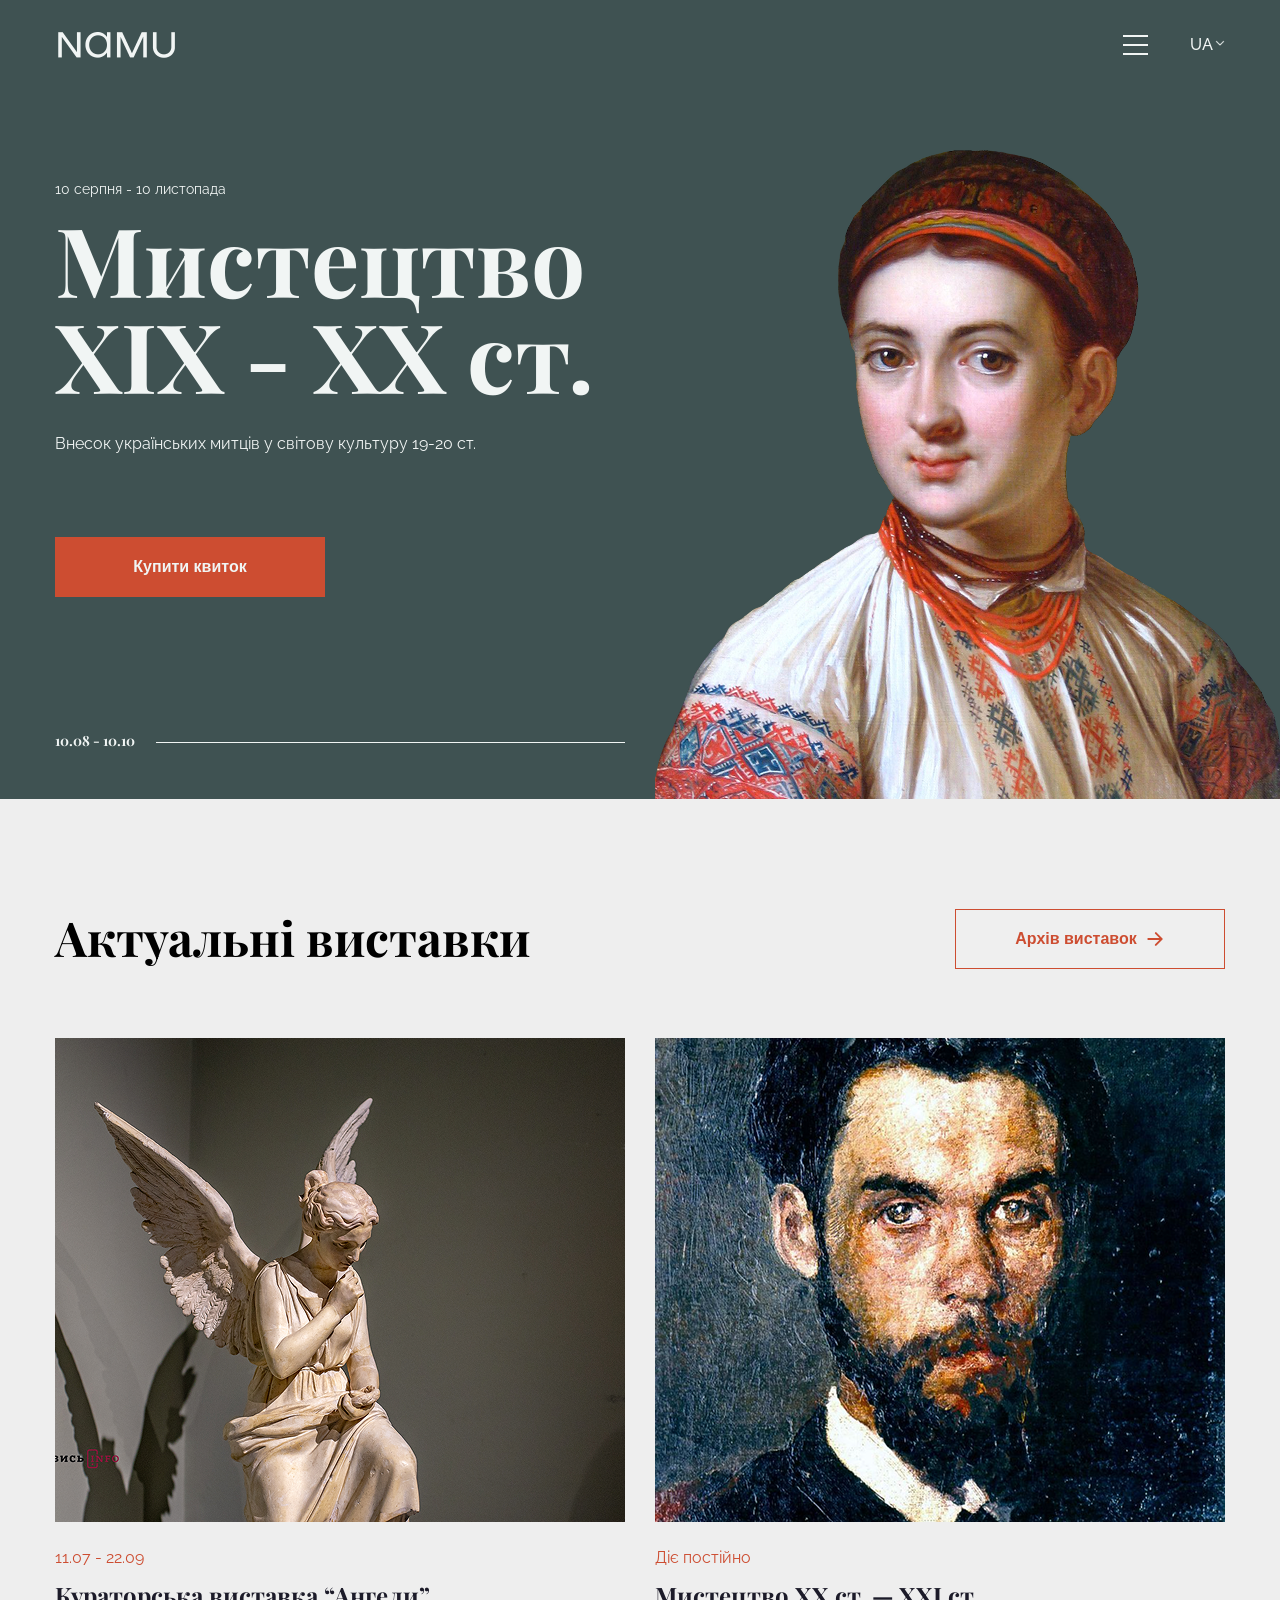
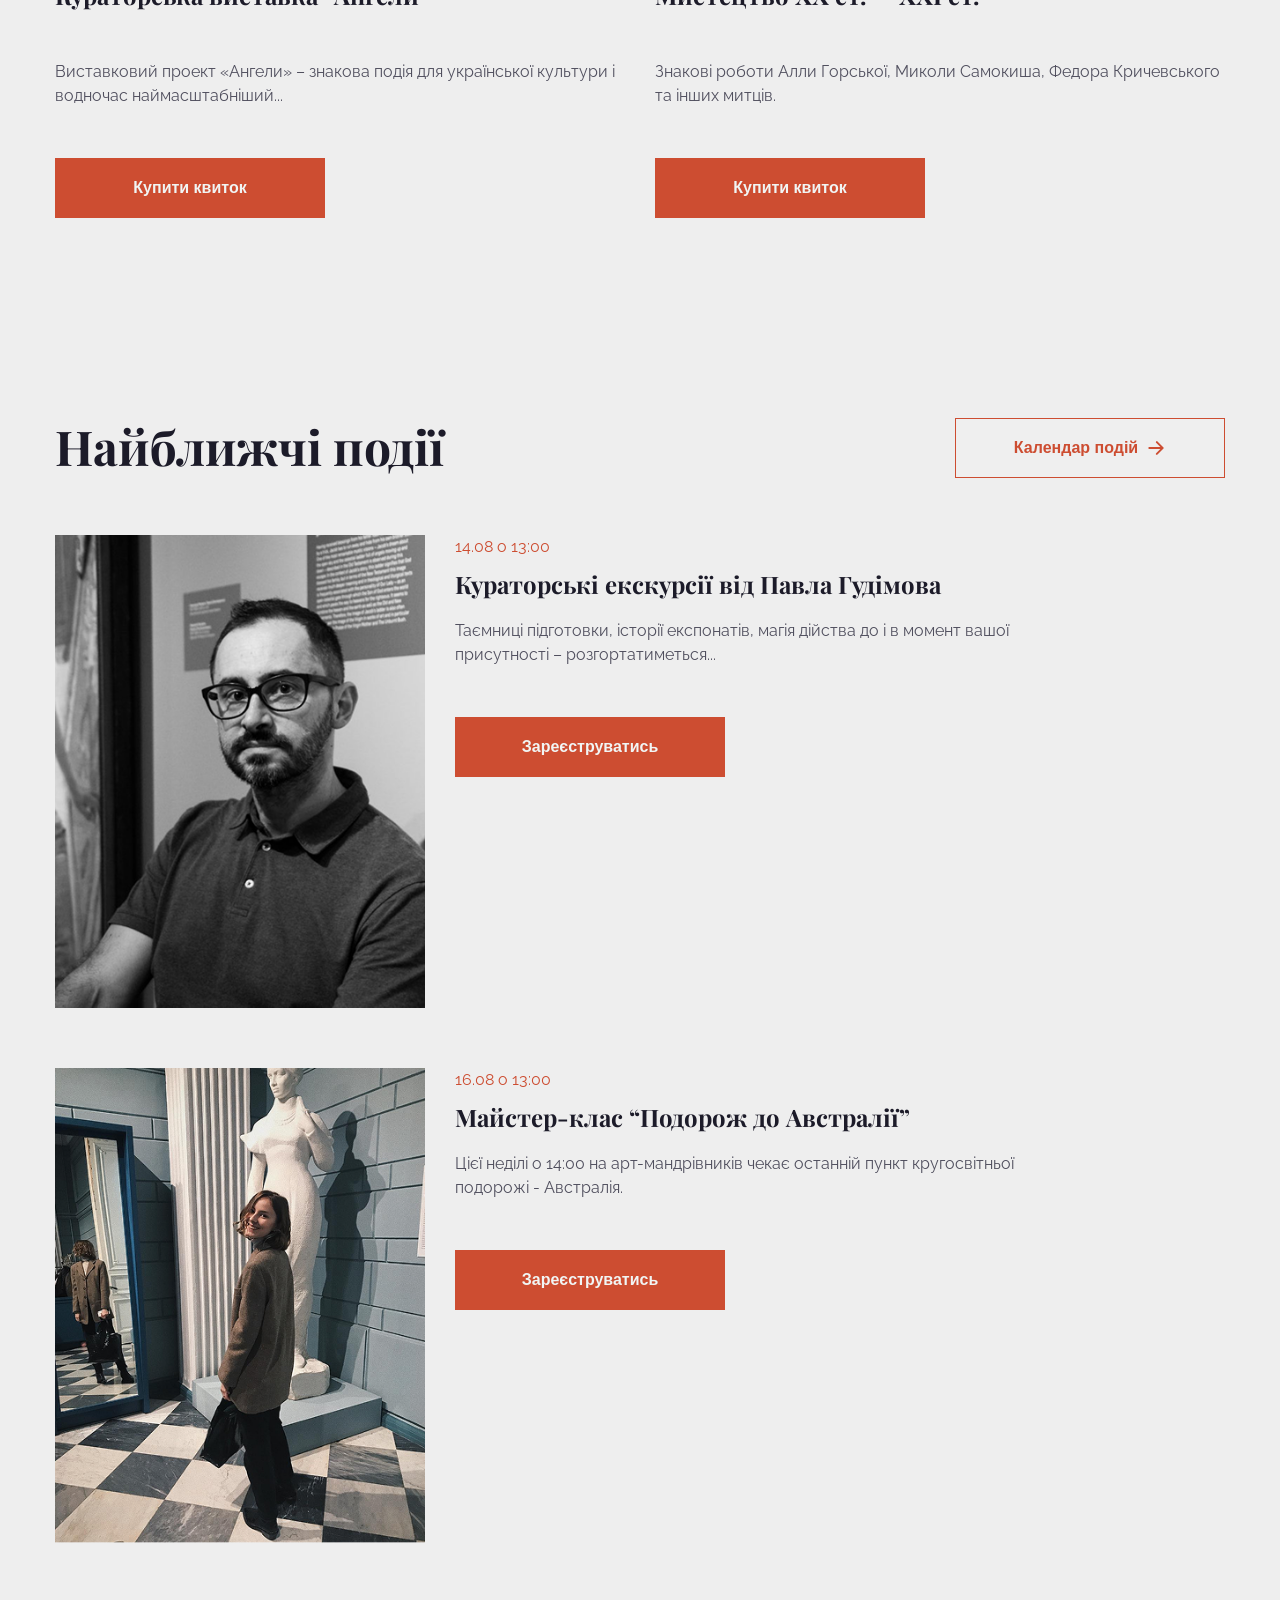
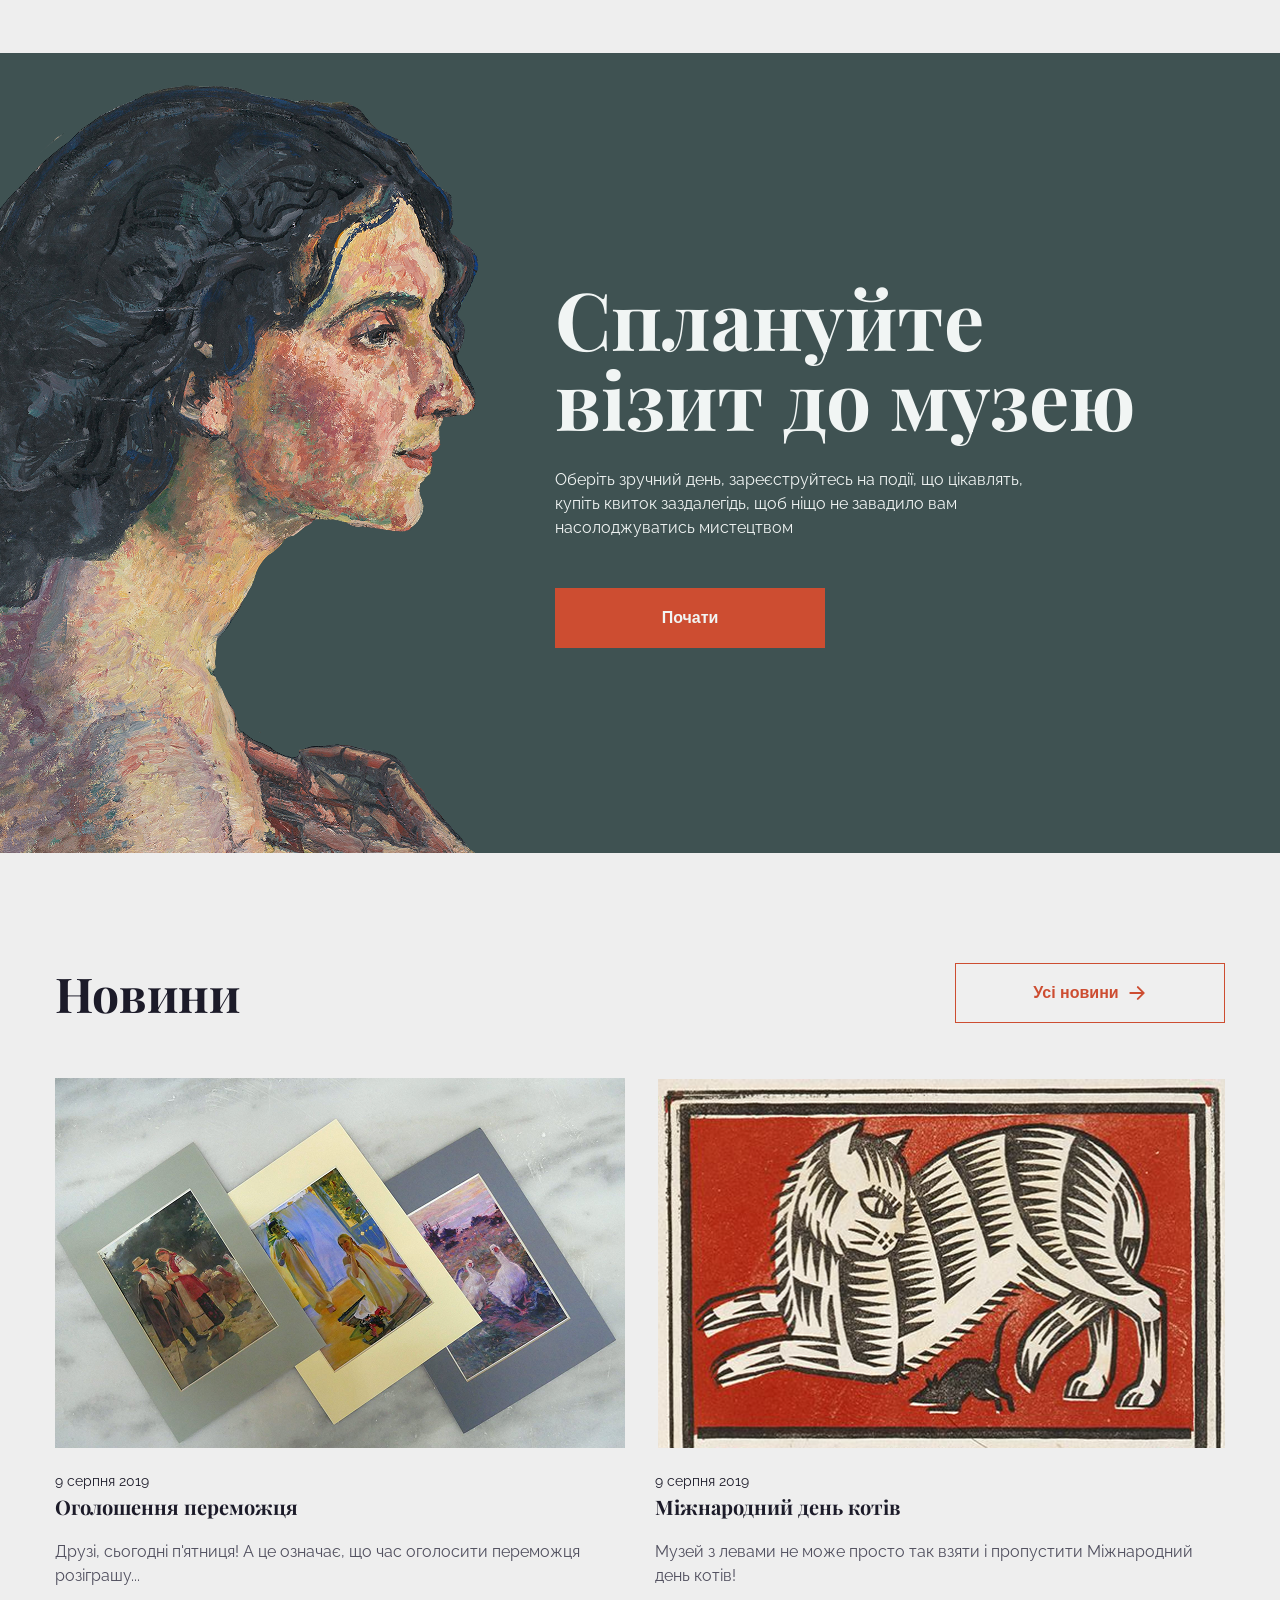
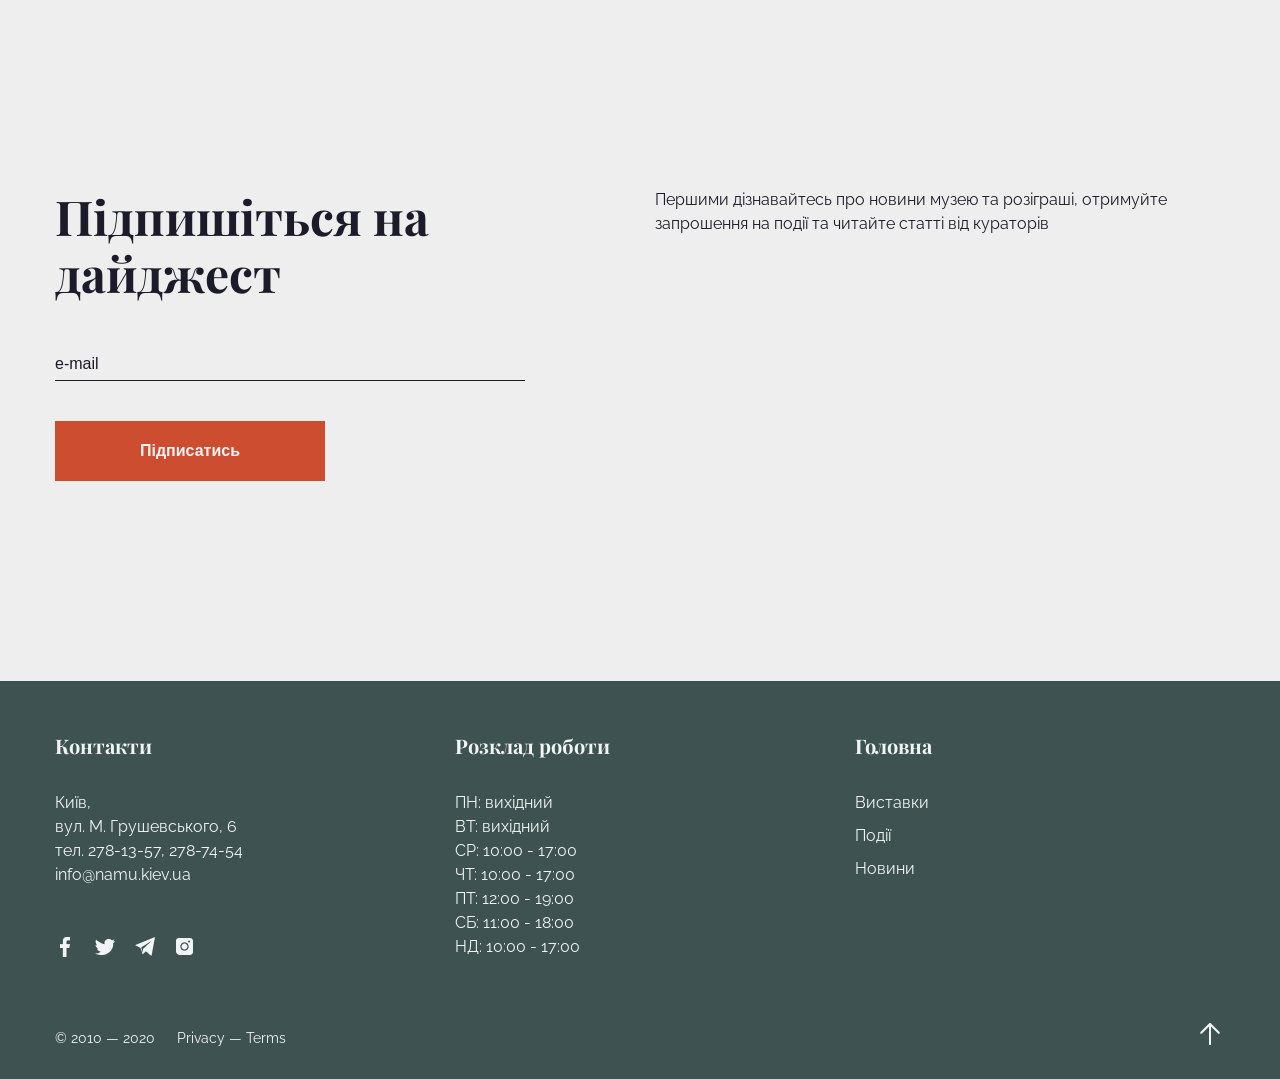
<file: index.html>
<!DOCTYPE html><html lang=en class=page><meta charset=UTF-8><meta name=viewport content="width=device-width, initial-scale=1.0"><title>Museum</title><link rel=preconnect href=https://fonts.googleapis.com><link rel=preconnect href=https://fonts.gstatic.com><link href="https://fonts.googleapis.com/css2?family=Playfair+Display:ital,wght@0,400..900;1,400..900&amp;family=Raleway:ital,wght@0,100..900;1,100..900&amp;display=swap" rel=stylesheet><link rel=preconnect href=https://fonts.googleapis.com><link rel=preconnect href=https://fonts.gstatic.com><link href="https://fonts.googleapis.com/css2?family=Raleway:ital,wght@0,100..900;1,100..900&amp;display=swap" rel=stylesheet><link rel=stylesheet href=Museum_2.8e21fa8a.css><link rel="icon shortcut" href=icons8-museum-16.c8297750.png><body id=home class=page__body>
    
    <header class=header>
      <div class=container>
        <div class=header__content>
          <div class="header__top top-bar">
            <a href=#home class=top-bar__logo>
              <img src=logo.c7f3750b.png alt="TopBar Logo" class=top-bar__logo--img>
            </a>
            <div class=top-bar__icons>
              <a href=#menu class="icon icon--burger_menu"></a>
              <p class="header__top-bar__lang top-bar__lang">UA</p>
            </div>
          </div>
          <div class=header__info>
            <p class=header__events_data>10 серпня - 10 листопада</p>
            <h1 class="header__title title">Мистецтво ХІХ - ХХ ст.</h1>
            <p class=header__contribution>
              Внесок українських митців у світову культуру 19-20 ст.
            </p>
          </div>
          <button class="action-button header__button">Купити квиток</button>
          <div class=header__img></div>
          <div class=header__data__line>
            <h6 class=header__data>10.08 - 10.10</h6>
            <div class=header__line></div>
          </div>
        </div>
      </div>
    </header>
    

    
    <aside id=menu class="menu page__menu">
      <div class=container>
        <div class=top-bar>
          <a href=# class=top-bar__logo>
            <img src=logo.c7f3750b.png alt="TopBar Logo" class=top-bar__logo--img>
          </a>
          <div class="menu__top-bar__icons top-bar__icons">
            <a href=# class="icon icon--close"></a>
            <p class=top-bar__lang>UA</p>
          </div>
        </div>
        <div class=menu__content>
          <div class=menu__today__schedule>
            <p>Розклад сьогодні:</p>
            <p>12:00 - 19:00</p>
          </div>
          <div class=menu__address>
            <p>Адреса:</p>
            <a href=#>Київ, вул. M. Грушевського, 6</a>
          </div>
          <nav class=nav>
            <ul class=nav__list>
              <li class=nav__item>
                <a href=#exhibition class=nav__link>
                  Актуальні виставки
                </a>
              </li>
              <li class=nav__item>
                <a href=#events class=nav__link>
                  Найближчі події
                </a>
              </li>
              <li class=nav__item>
                <a href=#news class=nav__link>
                  Новини
                </a>
              </li>
            </ul>
          </nav>
          <button class="action-button menu__action-button">
            Купити квиток
          </button>
          <div class=menu__picture></div>
        </div>
      </div>
    </aside>
    

    
    <main class=main>
      <section id=exhibition class=exhibition>
        <div class=container>
          <div class=exhibition__content>
            <h2 class="exhibition__title title">Актуальні виставки</h2>
            <div class="exhibition__item exhibition__item--1">
              <picture>
                <source media="(min-width: 769px)" srcset=exhibition-img_1.f0558535.png>

                <img src=exhibition-img_1-mob.565521a5.png alt=Exhibition class=exhibition__img>
              </picture>
              <div class=exhibition__info>
                <p class=exhibition__date>11.07 - 22.09</p>
                <h4 class="exhibition__name title">
                  Кураторська виставка “Ангели”
                </h4>
                <p class=exhibition__descr>
                  Виставковий проект «Ангели» – знакова подія для української
                  культури і водночас наймасштабніший...
                </p>
              </div>
              <button class="action-button exhibition__action-button">
                Купити квиток
              </button>
            </div>
            <div class="exhibition__item exhibition__item--2">
              <picture>
                <source media="(min-width: 769px)" srcset=exhibition-img_2.5d4e4e28.png>

                <img src=exhibition-img_2-mob.d24a2254.png alt=Exhibition class=exhibition__img>
              </picture>
              <div class=exhibition__info>
                <p class=exhibition__date>Діє постійно</p>
                <h4 class="exhibition__name title">
                  Мистецтво ХХ ст. — XXI ст.
                </h4>
                <p class=exhibition__descr>
                  Знакові роботи Алли Горської, Миколи Самокиша, Федора
                  Кричевського та інших митців.
                </p>
              </div>
              <button class="action-button exhibition__action-button">
                Купити квиток
              </button>
            </div>
            <button class="exhibition__root-button root-button">
              <p>Архів виставок</p>
              <div class=root-button__arrow></div>
            </button>
          </div>
        </div>
      </section>
      <section id=events class=events>
        <div class=container>
          <div class=events__content>
            <div class="events__title title">Найближчі події</div>
            <div class="events__event events__event--1">
              <img src=events--img-1.d80ad108.png alt="Events Picture" class=events__img>
              <div class=events__info>
                <p class=events__date>14.08 о 13:00</p>
                <h4 class="events__name title">
                  Кураторські екскурсії від Павла Гудімова
                </h4>
                <p class=events__description>
                  Таємниці підготовки, історії експонатів, магія дійства до і в
                  момент вашої присутності – розгортатиметься...
                </p>
                <button class="action-button events__action-button">
                  Зареєструватись
                </button>
              </div>
            </div>
            <div class="events__event events__event--2">
              <img src=events--img-2.d6c24fb8.png alt="Events Picture" class=events__img>
              <div class=events__info>
                <p class=events__date>16.08 о 13:00</p>
                <h4 class="events__name title">
                  Майстер-клас “Подорож до Австралії”
                </h4>
                <p class=events__description>
                  Цієї неділі о 14:00 на арт-мандрівників чекає останній пункт
                  кругосвітньої подорожі - Австралія.
                </p>
                <button class="action-button events__action-button">
                  Зареєструватись
                </button>
              </div>
            </div>
            <button class="events__root-button root-button">
              <p>Календар подій</p>
              <div class=root-button__arrow></div>
            </button>
          </div>
        </div>
      </section>
      <section id=visit class=visit-museum>
        <div class=visit-museum__content>
          <div class=visit-museum__info>
            <h4 class="title visit-museum__title">
              Сплануйте
              <br>
              візит до музею
            </h4>
            <p class=visit-museum__descr>
              Оберіть зручний день, зареєструйтесь на події, що цікавлять,
              купіть квиток заздалегідь, щоб ніщо не завадило вам
              насолоджуватись мистецтвом
            </p>
            <button class="action-button visit-museum__action-button">
              Почати
            </button>
          </div>
          <div class=visit-museum__img></div>
        </div>
      </section>
      <section id=news class=news>
        <div class=container>
          <div class=news__content>
            <h4 class="news__title title">Новини</h4>
            <div class="news__item news__item--1">
              <picture>
                <source media="(min-width: 1280px)" srcset=news-img_1.9d68c6fc.png>

                <img src=news-img_1--mob.440c02cf.png alt=Exhibition class=news__img>
              </picture>
              <div class=news__info>
                <p class=news__date>9 серпня 2019</p>
                <h4 class="news__name title">Оголошення переможця</h4>
                <p class=news__descr>
                  Друзі, сьогодні п'ятниця! А це означає, що час оголосити
                  переможця розіграшу...
                </p>
              </div>
            </div>
            <div class="news__item news__item--2">
              <picture>
                <source media="(min-width: 1280px)" srcset=news-img_2.8014f00a.png>

                <img src=news-img_2--mob.1c5242dd.png alt=Exhibition class=news__img>
              </picture>
              <div class=news__info>
                <p class=news__date>9 серпня 2019</p>
                <h4 class="news__name title">Міжнародний день котів</h4>
                <p class=news__descr>
                  Музей з левами не може просто так взяти і пропустити
                  Міжнародний день котів!
                </p>
              </div>
            </div>
            <button class="news__root-button root-button">
              <p>Усі новини</p>
              <div class=root-button__arrow></div>
            </button>
          </div>
        </div>
      </section>
      <section id=subscribe class=subscribe>
        <div class=container>
          <div class=subscribe__content>
            <div class="subscribe__title title">Підпишіться на дайджест</div>
            <div class=subscribe__descr>
              Першими дізнавайтесь про новини музею та розіграші, отримуйте
              запрошення на події та читайте статті від кураторів
            </div>
            <form action=# id=form__subscribe class=subscribe__form>
              <input type=email placeholder=e-mail class=subscribe__input required>
            </form>
            <button form=form__subscribe class="action-button subscribe__action-button">
              Підписатись
            </button>
          </div>
        </div>
      </section>
    </main>
    

    
    <footer class=footer>
      <div class=container>
        <div class=footer__content>
          <div class=footer__contacts>
            <h4 class="footer__title title">Контакти</h4>
            <a href=https://maps.app.goo.gl/tCQsriEXscnAt6co6 class=footer__adress target=_blank>
              Київ,
              <br>
              вул. М. Грушевського, 6
            </a>
            <a href=tel:278-13-57 class=footer__phone>
              тел. 278-13-57, 278-74-54
            </a>
            <a href=mailto:info@namu.kiev.ua class=footer__email>
              info@namu.kiev.ua
            </a>
            <div class=footer__socials>
              <a href=https://www.facebook.com/ class="icon icon--facebook" target=_blank></a>
              <a href=https://x.com/ class="icon icon--twitter" target=_blank></a>
              <a href=https://web.telegram.org/ class="icon icon--telegram" target=_blank></a>
              <a href=https://www.instagram.com/ class="icon icon--instagram" target=_blank></a>
            </div>
          </div>
          <div class=footer__shedule>
            <h4 class="footer__title title">Розклад роботи</h4>
            <ul class=footer__list>
              <li class=footer__list__item>ПН: вихідний</li>
              <li class=footer__list__item>ВТ: вихідний</li>
              <li class=footer__list__item>СР: 10:00 - 17:00</li>
              <li class=footer__list__item>ЧТ: 10:00 - 17:00</li>
              <li class=footer__list__item>ПТ: 12:00 - 19:00</li>
              <li class=footer__list__item>СБ: 11:00 - 18:00</li>
              <li class=footer__list__item>НД: 10:00 - 17:00</li>
            </ul>
          </div>
          <div class=footer__menu>
            <h4 class="footer__title footer__title--main title">Головна</h4>
            <ul class=footer__list>
              <li class=footer__list__item>
                <a href=#exhibition class=footer__list__link>
                  Виставки
                </a>
              </li>
              <li class=footer__list__item>
                <a href=#events class=footer__list__link>
                  Події
                </a>
              </li>
              <li class=footer__list__item>
                <a href=#news class=footer__list__link>
                  Новини
                </a>
              </li>
            </ul>
          </div>
          <div class=footer__terms>
            <p>© 2010 — 2020</p>
            <p>Privacy — Terms</p>
          </div>
          <a href=#home class=footer__scroll-up></a>
        </div>
      </div>
    </footer>
    
    <script src=Museum_2.78befdfa.js></script>
</file>
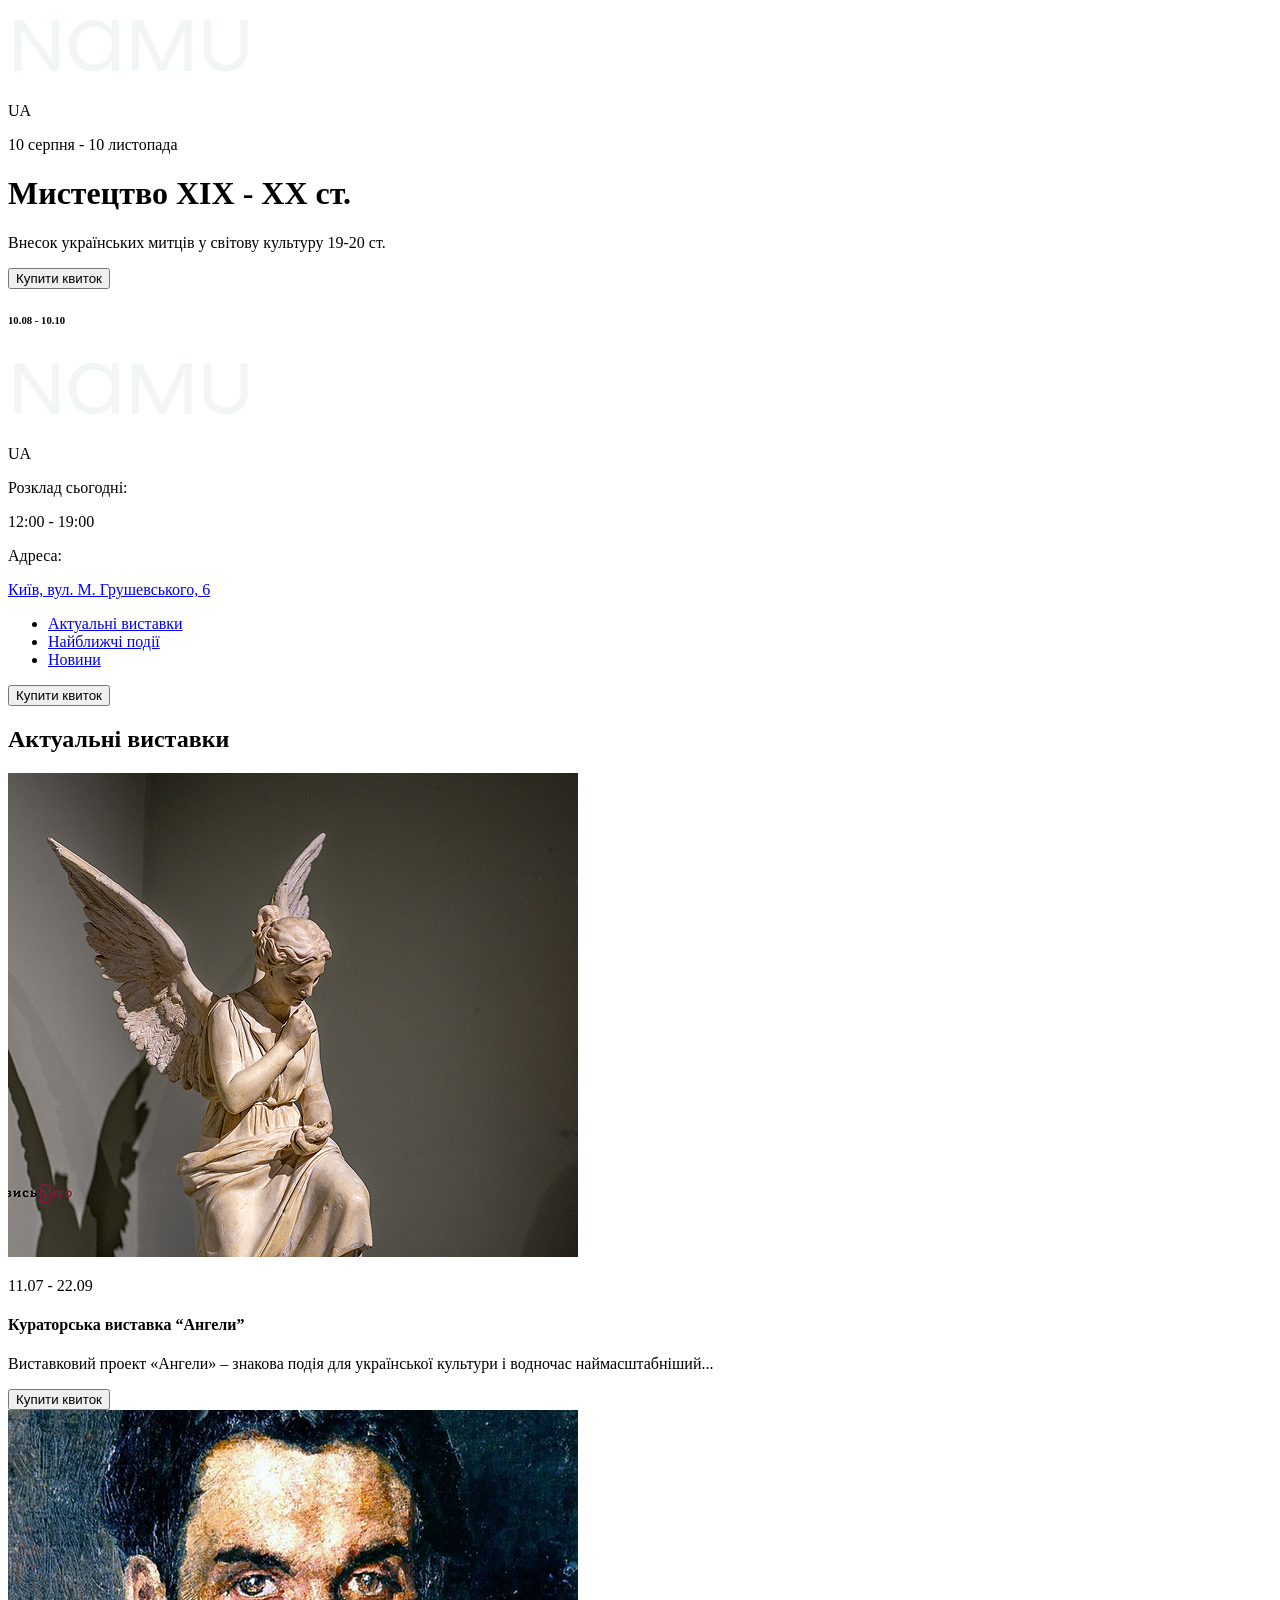
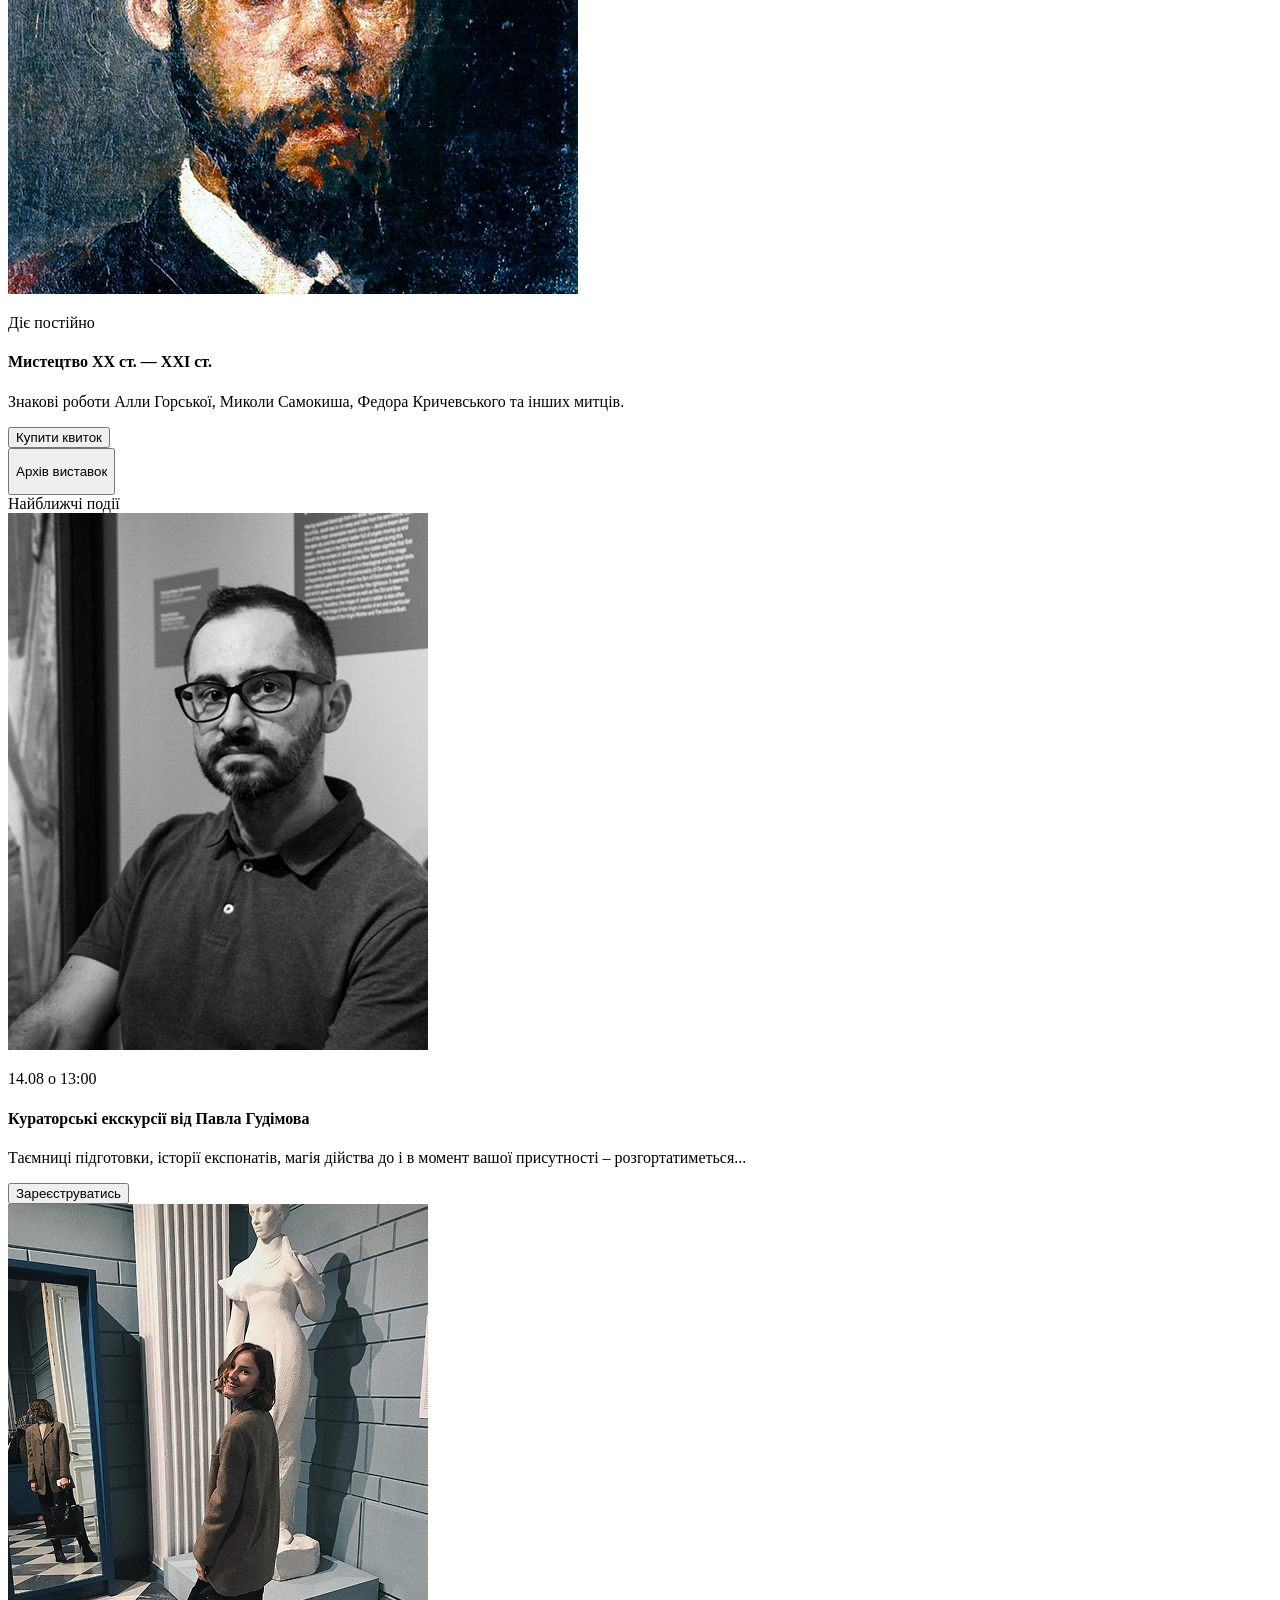
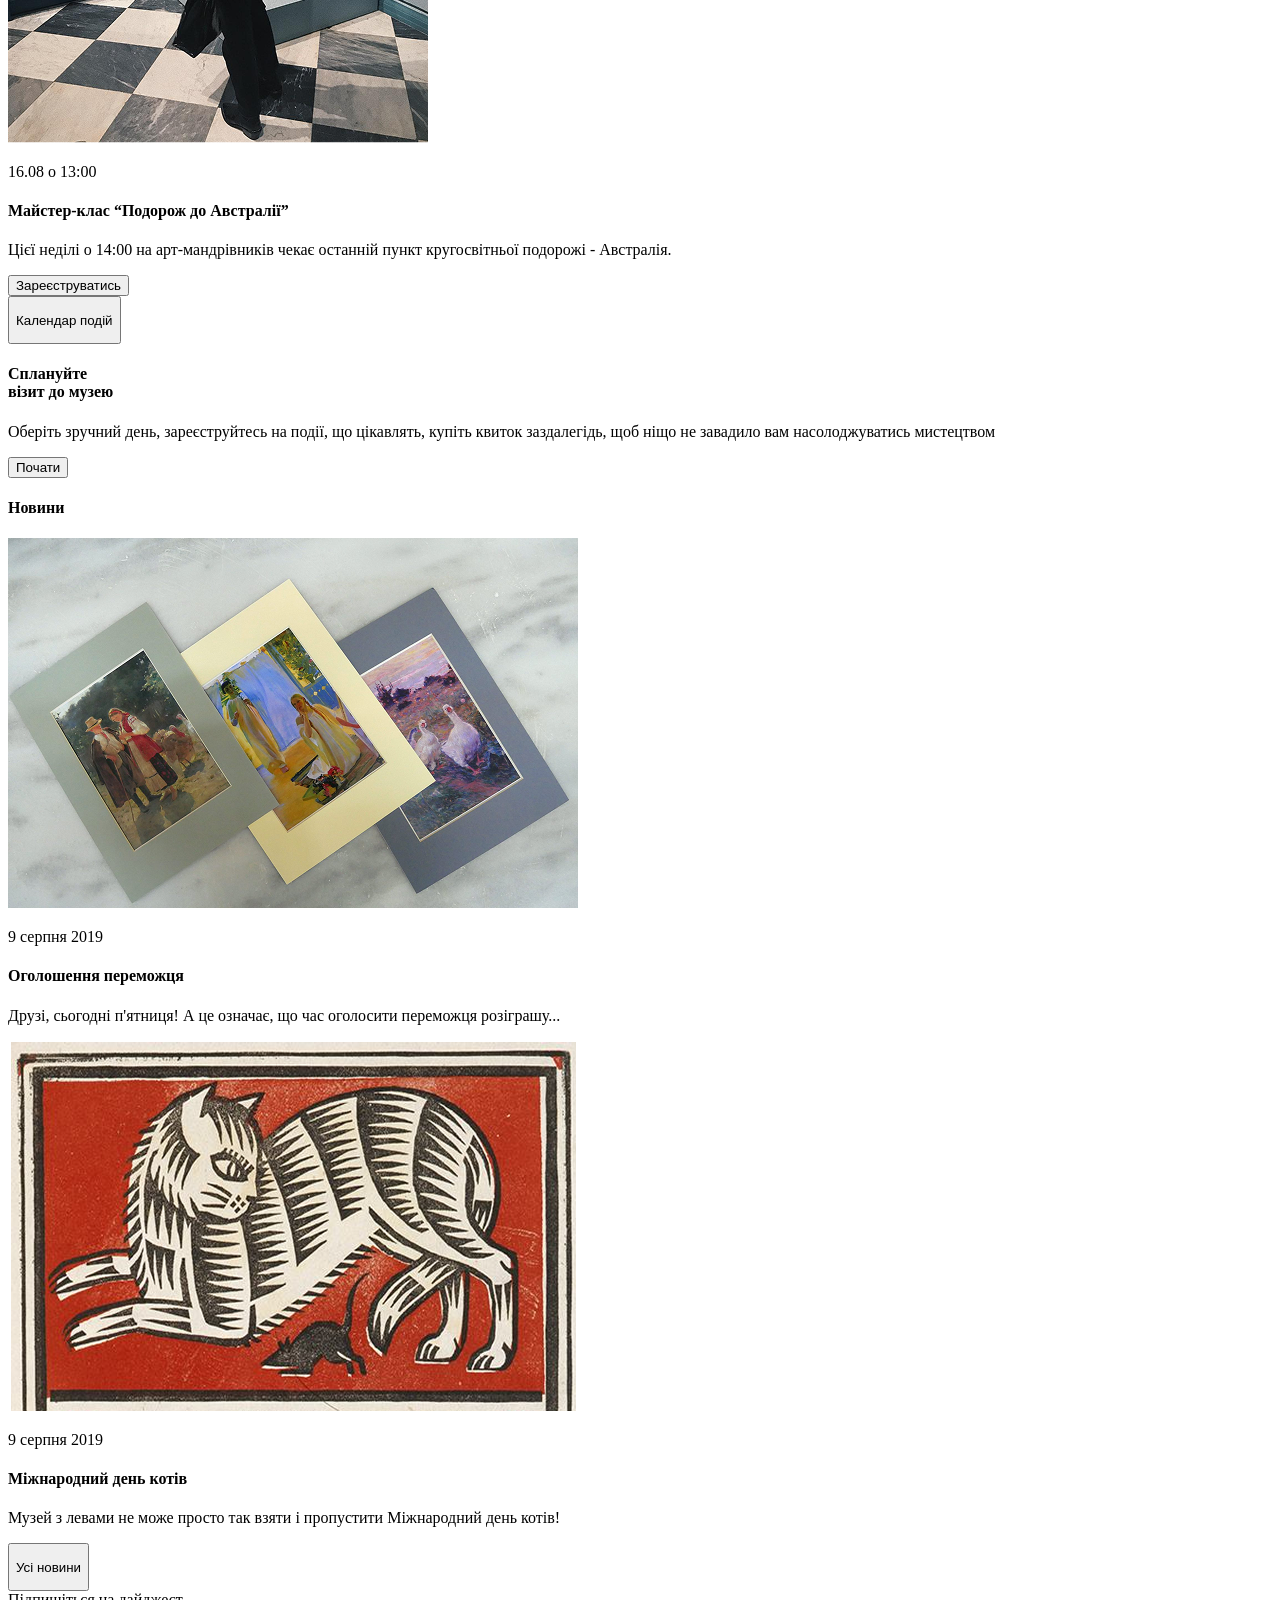
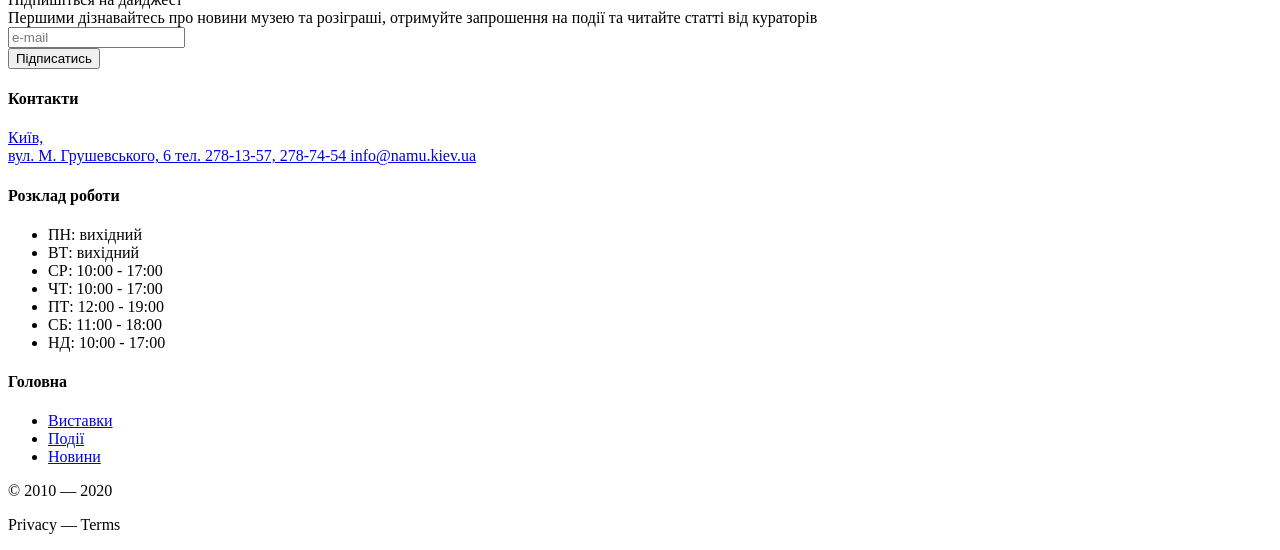
<file: src/index.html>
<!doctype html>
<html
  lang="en"
  class="page"
>
  <head>
    <meta charset="UTF-8" />
    <meta
      name="viewport"
      content="width=device-width, initial-scale=1.0"
    />
    <title>Museum</title>
    <link
      rel="preconnect"
      href="https://fonts.googleapis.com"
    />
    <link
      rel="preconnect"
      href="https://fonts.gstatic.com"
    />
    <link
      href="https://fonts.googleapis.com/css2?family=Playfair+Display:ital,wght@0,400..900;1,400..900&family=Raleway:ital,wght@0,100..900;1,100..900&display=swap"
      rel="stylesheet"
    />
    <link
      rel="preconnect"
      href="https://fonts.googleapis.com"
    />
    <link
      rel="preconnect"
      href="https://fonts.gstatic.com"
    />
    <link
      href="https://fonts.googleapis.com/css2?family=Raleway:ital,wght@0,100..900;1,100..900&display=swap"
      rel="stylesheet"
    />
    <link
      rel="stylesheet"
      href="./styles/main.scss"
    />
    <link rel="shortcut icon" href="./images/icons8-museum-16.png">
  </head>
  <body
    id="home"
    class="page__body"
  >
    <!-- #region HEADER -->
    <header class="header">
      <div class="container">
        <div class="header__content">
          <div class="top-bar header__top">
            <a
              href="#home"
              class="top-bar__logo"
            >
              <img
                src="./images/logo.png"
                alt="TopBar Logo"
                class="top-bar__logo--img"
              />
            </a>
            <div class="top-bar__icons">
              <a
                href="#menu"
                class="icon icon--burger_menu"
              ></a>
              <p class="top-bar__lang header__top-bar__lang">UA</p>
            </div>
          </div>
          <div class="header__info">
            <p class="header__events_data">10 серпня - 10 листопада</p>
            <h1 class="title header__title">Мистецтво ХІХ - ХХ ст.</h1>
            <p class="header__contribution">
              Внесок українських митців у світову культуру 19-20 ст.
            </p>
          </div>
          <button class="action-button header__button">Купити квиток</button>
          <div class="header__img"></div>
          <div class="header__data__line">
            <h6 class="header__data">10.08 - 10.10</h6>
            <div class="header__line"></div>
          </div>
        </div>
      </div>
    </header>
    <!-- #endregion -->

    <!-- #region MENU -->
    <aside
      id="menu"
      class="menu page__menu"
    >
      <div class="container">
        <div class="top-bar">
          <a
            href="#"
            class="top-bar__logo"
          >
            <img
              src="./images/logo.png"
              alt="TopBar Logo"
              class="top-bar__logo--img"
            />
          </a>
          <div class="top-bar__icons menu__top-bar__icons">
            <a
              href="#"
              class="icon icon--close"
            ></a>
            <p class="top-bar__lang">UA</p>
          </div>
        </div>
        <div class="menu__content">
          <div class="menu__today__schedule">
            <p>Розклад сьогодні:</p>
            <p>12:00 - 19:00</p>
          </div>
          <div class="menu__address">
            <p>Адреса:</p>
            <a href="#">Київ, вул. M. Грушевського, 6</a>
          </div>
          <nav class="nav">
            <ul class="nav__list">
              <li class="nav__item">
                <a
                  href="#exhibition"
                  class="nav__link"
                >
                  Актуальні виставки
                </a>
              </li>
              <li class="nav__item">
                <a
                  href="#events"
                  class="nav__link"
                >
                  Найближчі події
                </a>
              </li>
              <li class="nav__item">
                <a
                  href="#news"
                  class="nav__link"
                >
                  Новини
                </a>
              </li>
            </ul>
          </nav>
          <button class="action-button menu__action-button">
            Купити квиток
          </button>
          <div class="menu__picture"></div>
        </div>
      </div>
    </aside>
    <!-- #endregion -->

    <!-- #region MAIN -->
    <main class="main">
      <section
        id="exhibition"
        class="exhibition"
      >
        <div class="container">
          <div class="exhibition__content">
            <h2 class="title exhibition__title">Актуальні виставки</h2>
            <div class="exhibition__item exhibition__item--1">
              <picture>
                <source
                  media="(min-width: 769px)"
                  srcset="./images/exhibition/exhibition-img_1.png"
                />

                <img
                  src="./images/exhibition/exhibition-img_1-mob.png"
                  alt="Exhibition"
                  class="exhibition__img"
                />
              </picture>
              <div class="exhibition__info">
                <p class="exhibition__date">11.07 - 22.09</p>
                <h4 class="title exhibition__name">
                  Кураторська виставка “Ангели”
                </h4>
                <p class="exhibition__descr">
                  Виставковий проект «Ангели» – знакова подія для української
                  культури і водночас наймасштабніший...
                </p>
              </div>
              <button class="action-button exhibition__action-button">
                Купити квиток
              </button>
            </div>
            <div class="exhibition__item exhibition__item--2">
              <picture>
                <source
                  media="(min-width: 769px)"
                  srcset="./images/exhibition/exhibition-img_2.png"
                />

                <img
                  src="./images/exhibition/exhibition-img_2-mob.png"
                  alt="Exhibition"
                  class="exhibition__img"
                />
              </picture>
              <div class="exhibition__info">
                <p class="exhibition__date">Діє постійно</p>
                <h4 class="title exhibition__name">
                  Мистецтво ХХ ст. — XXI ст.
                </h4>
                <p class="exhibition__descr">
                  Знакові роботи Алли Горської, Миколи Самокиша, Федора
                  Кричевського та інших митців.
                </p>
              </div>
              <button class="action-button exhibition__action-button">
                Купити квиток
              </button>
            </div>
            <button class="root-button exhibition__root-button">
              <p>Архів виставок</p>
              <div class="root-button__arrow"></div>
            </button>
          </div>
        </div>
      </section>
      <section
        id="events"
        class="events"
      >
        <div class="container">
          <div class="events__content">
            <div class="title events__title">Найближчі події</div>
            <div class="events__event events__event--1">
              <img
                src="./images/events/events--img-1.png"
                alt="Events Picture"
                class="events__img"
              />
              <div class="events__info">
                <p class="events__date">14.08 о 13:00</p>
                <h4 class="title events__name">
                  Кураторські екскурсії від Павла Гудімова
                </h4>
                <p class="events__description">
                  Таємниці підготовки, історії експонатів, магія дійства до і в
                  момент вашої присутності – розгортатиметься...
                </p>
                <button class="action-button events__action-button">
                  Зареєструватись
                </button>
              </div>
            </div>
            <div class="events__event events__event--2">
              <img
                src="./images/events/events--img-2.png"
                alt="Events Picture"
                class="events__img"
              />
              <div class="events__info">
                <p class="events__date">16.08 о 13:00</p>
                <h4 class="title events__name">
                  Майстер-клас “Подорож до Австралії”
                </h4>
                <p class="events__description">
                  Цієї неділі о 14:00 на арт-мандрівників чекає останній пункт
                  кругосвітньої подорожі - Австралія.
                </p>
                <button class="action-button events__action-button">
                  Зареєструватись
                </button>
              </div>
            </div>
            <button class="root-button events__root-button">
              <p>Календар подій</p>
              <div class="root-button__arrow"></div>
            </button>
          </div>
        </div>
      </section>
      <section
        id="visit"
        class="visit-museum"
      >
        <div class="visit-museum__content">
          <div class="visit-museum__info">
            <h4 class="title visit-museum__title">
              Сплануйте
              <br />
              візит до музею
            </h4>
            <p class="visit-museum__descr">
              Оберіть зручний день, зареєструйтесь на події, що цікавлять,
              купіть квиток заздалегідь, щоб ніщо не завадило вам
              насолоджуватись мистецтвом
            </p>
            <button class="action-button visit-museum__action-button">
              Почати
            </button>
          </div>
          <div class="visit-museum__img"></div>
        </div>
      </section>
      <section
        id="news"
        class="news"
      >
        <div class="container">
          <div class="news__content">
            <h4 class="title news__title">Новини</h4>
            <div class="news__item news__item--1">
              <picture>
                <source
                  media="(min-width: 1280px)"
                  srcset="./images/news/news-img_1.png"
                />

                <img
                  src="./images/news/news-img_1--mob.png"
                  alt="Exhibition"
                  class="news__img"
                />
              </picture>
              <div class="news__info">
                <p class="news__date">9 серпня 2019</p>
                <h4 class="title news__name">Оголошення переможця</h4>
                <p class="news__descr">
                  Друзі, сьогодні п'ятниця! А це означає, що час оголосити
                  переможця розіграшу...
                </p>
              </div>
            </div>
            <div class="news__item news__item--2">
              <picture>
                <source
                  media="(min-width: 1280px)"
                  srcset="./images/news/news-img_2.png"
                />

                <img
                  src="./images/news/news-img_2--mob.png"
                  alt="Exhibition"
                  class="news__img"
                />
              </picture>
              <div class="news__info">
                <p class="news__date">9 серпня 2019</p>
                <h4 class="title news__name">Міжнародний день котів</h4>
                <p class="news__descr">
                  Музей з левами не може просто так взяти і пропустити
                  Міжнародний день котів!
                </p>
              </div>
            </div>
            <button class="root-button news__root-button">
              <p>Усі новини</p>
              <div class="root-button__arrow"></div>
            </button>
          </div>
        </div>
      </section>
      <section
        id="subscribe"
        class="subscribe"
      >
        <div class="container">
          <div class="subscribe__content">
            <div class="title subscribe__title">Підпишіться на дайджест</div>
            <div class="subscribe__descr">
              Першими дізнавайтесь про новини музею та розіграші, отримуйте
              запрошення на події та читайте статті від кураторів
            </div>
            <form
              action="#"
              id="form__subscribe"
              class="subscribe__form"
            >
              <input
                type="email"
                placeholder="e-mail"
                class="subscribe__input"
                required
              />
            </form>
            <button
              form="form__subscribe"
              type="submit"
              class="action-button subscribe__action-button"
            >
              Підписатись
            </button>
          </div>
        </div>
      </section>
    </main>
    <!-- #endregion -->

    <!-- #region FOOTER -->
    <footer class="footer">
      <div class="container">
        <div class="footer__content">
          <div class="footer__contacts">
            <h4 class="title footer__title">Контакти</h4>
            <a
              href="https://maps.app.goo.gl/tCQsriEXscnAt6co6"
              class="footer__adress"
              target="_blank"
            >
              Київ,
              <br />
              вул. М. Грушевського, 6
            </a>
            <a
              href="tel:278-13-57"
              class="footer__phone"
            >
              тел. 278-13-57, 278-74-54
            </a>
            <a
              href="mailto:info@namu.kiev.ua"
              class="footer__email"
            >
              info@namu.kiev.ua
            </a>
            <div class="footer__socials">
              <a
                href="https://www.facebook.com/"
                class="icon icon--facebook"
                target="_blank"
              ></a>
              <a
                href="https://x.com/"
                class="icon icon--twitter"
                target="_blank"
              ></a>
              <a
                href="https://web.telegram.org/"
                class="icon icon--telegram"
                target="_blank"
              ></a>
              <a
                href="https://www.instagram.com/"
                class="icon icon--instagram"
                target="_blank"
              ></a>
            </div>
          </div>
          <div class="footer__shedule">
            <h4 class="title footer__title">Розклад роботи</h4>
            <ul class="footer__list">
              <li class="footer__list__item">ПН: вихідний</li>
              <li class="footer__list__item">ВТ: вихідний</li>
              <li class="footer__list__item">СР: 10:00 - 17:00</li>
              <li class="footer__list__item">ЧТ: 10:00 - 17:00</li>
              <li class="footer__list__item">ПТ: 12:00 - 19:00</li>
              <li class="footer__list__item">СБ: 11:00 - 18:00</li>
              <li class="footer__list__item">НД: 10:00 - 17:00</li>
            </ul>
          </div>
          <div class="footer__menu">
            <h4 class="title footer__title footer__title--main">Головна</h4>
            <ul class="footer__list">
              <li class="footer__list__item">
                <a
                  href="#exhibition"
                  class="footer__list__link"
                >
                  Виставки
                </a>
              </li>
              <li class="footer__list__item">
                <a
                  href="#events"
                  class="footer__list__link"
                >
                  Події
                </a>
              </li>
              <li class="footer__list__item">
                <a
                  href="#news"
                  class="footer__list__link"
                >
                  Новини
                </a>
              </li>
            </ul>
          </div>
          <div class="footer__terms">
            <p>© 2010 — 2020</p>
            <p>Privacy — Terms</p>
          </div>
          <a
            href="#home"
            class="footer__scroll-up"
          ></a>
        </div>
      </div>
    </footer>
    <!-- #endregion -->
    <script src="scripts/main.js"></script>
  </body>
</html>
</file>
